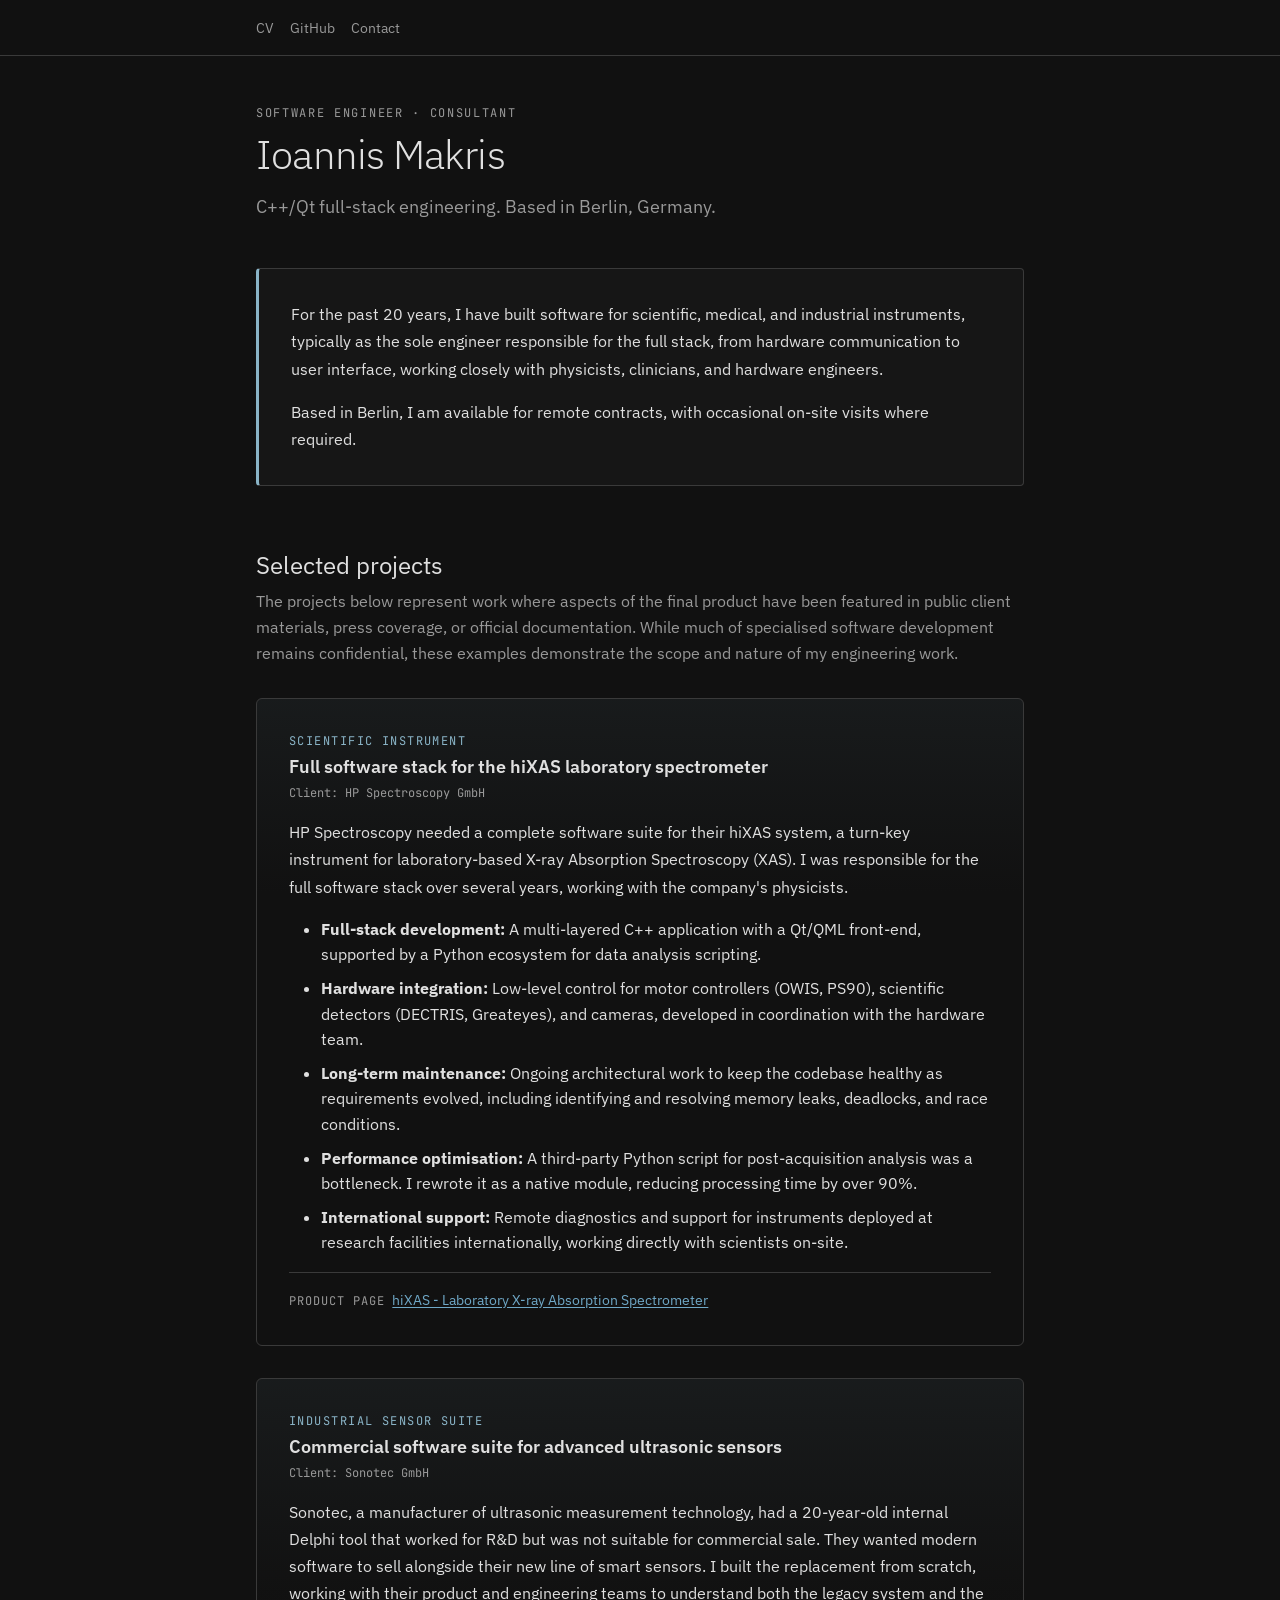
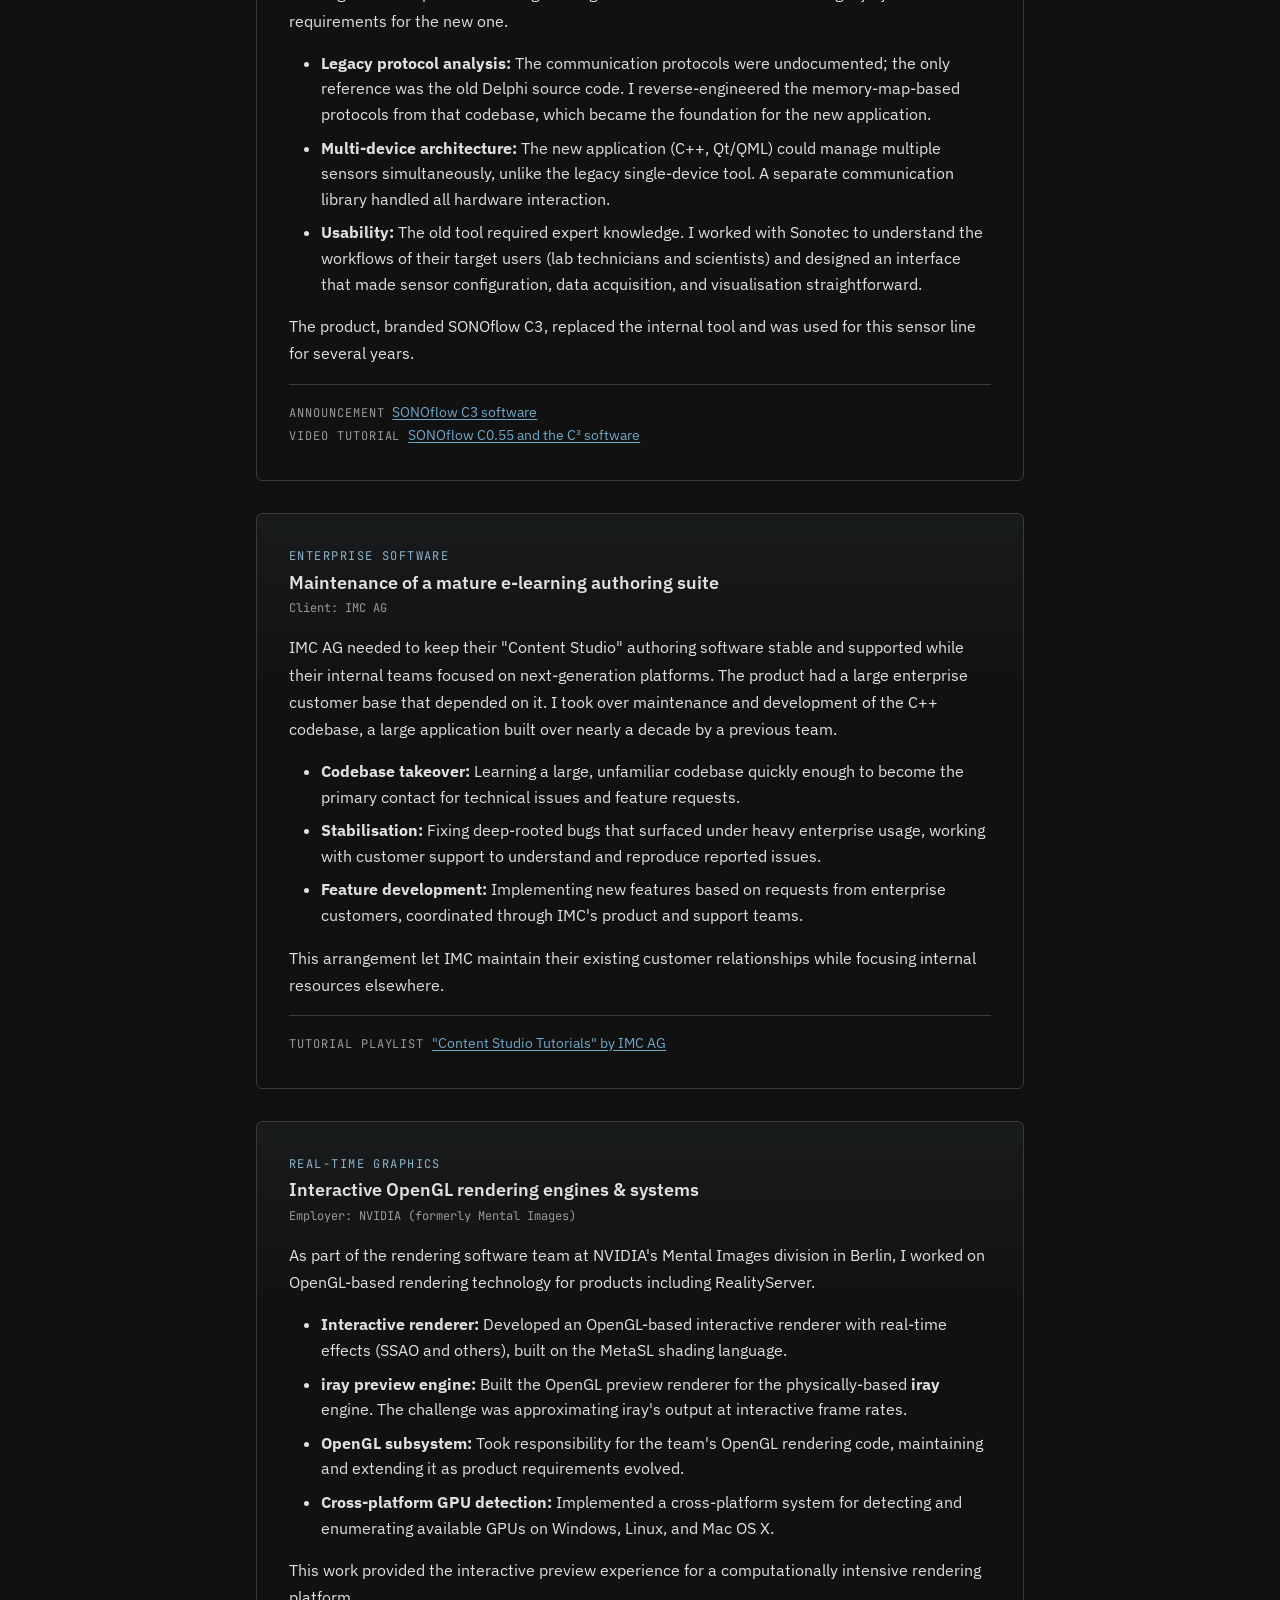
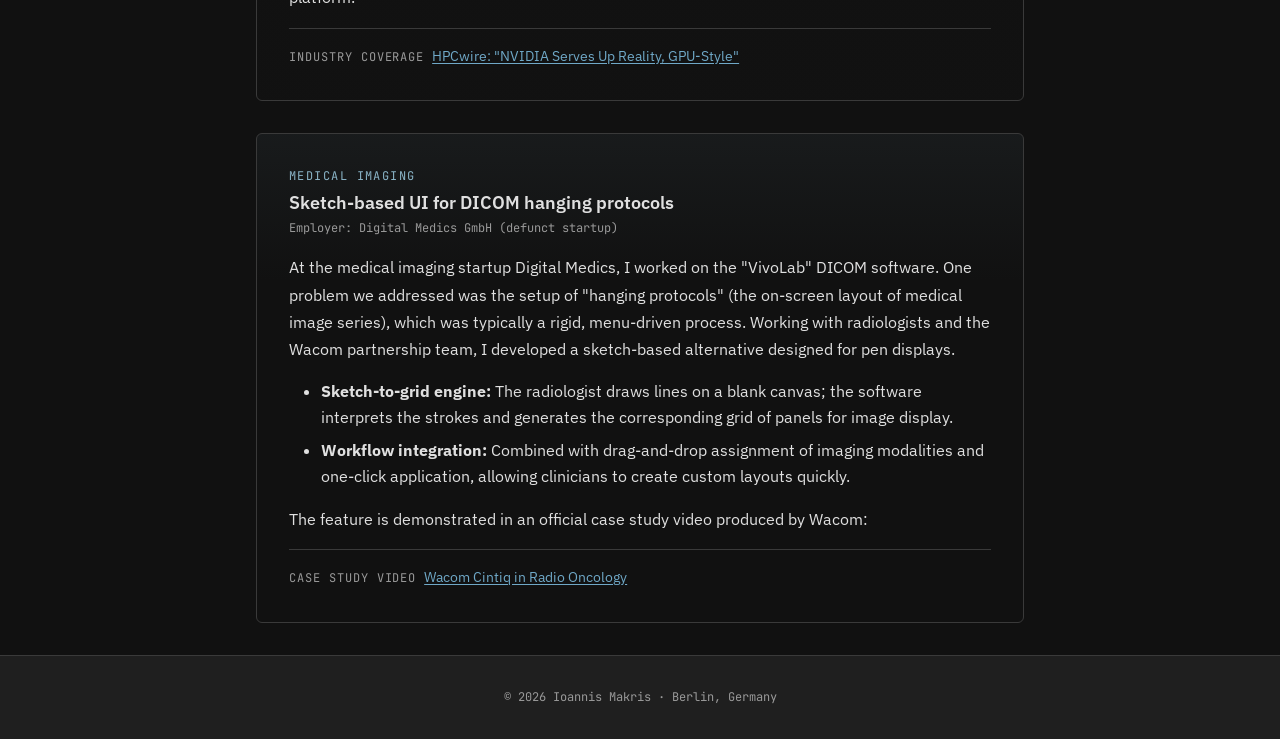
<file: index.html>
<!doctype html>
<html lang="en" data-theme="dark">
<head>
    <meta charset="utf-8">
    <meta name="viewport" content="width=device-width, initial-scale=1">
    <meta name="color-scheme" content="dark">
    <title>Ioannis Makris - Software Engineer &amp; Consultant</title>

    <meta name="description" content="Ioannis Makris, a C++/Qt software engineer and consultant based in Berlin, with 20 years of experience building full-stack applications for scientific, medical, and industrial instruments.">
    <meta property="og:title" content="Ioannis Makris - Software Engineer &amp; Consultant">
    <meta property="og:description" content="Specializing in full-stack C++/Qt applications for scientific, medical, and industrial hardware.">
    <meta property="og:type" content="website">
    <meta property="og:site_name" content="Ioannis Makris">

    <link rel="icon" type="image/svg+xml" href="data:image/svg+xml,%3Csvg xmlns='http://www.w3.org/2000/svg' viewBox='0 0 32 32'%3E%3Crect width='32' height='32' rx='4' fill='%23111' stroke='%233a3a3a' stroke-width='1.5' /%3E%3Ctext x='50%25' y='62%25' font-size='14' text-anchor='middle' fill='%236fa8c7' font-family='IBM Plex Sans, system-ui, sans-serif' font-weight='600'%3EIM%3C/text%3E%3C/svg%3E">

    <link rel="preconnect" href="https://fonts.googleapis.com">
    <link rel="preconnect" href="https://fonts.gstatic.com" crossorigin>
    <link rel="stylesheet" href="https://fonts.googleapis.com/css2?family=IBM+Plex+Sans:wght@300;400;600&family=JetBrains+Mono:wght@400&display=swap">
    <link rel="stylesheet" href="styles.css">
</head>
<body>
    <a href="#main-content" class="skip-nav">Skip to content</a>

    <header class="site-header">
        <div class="header-inner">
            <nav class="site-nav" aria-label="Main navigation">
                <a href="Makris_CV_EN_2025.pdf" target="_blank" rel="noopener noreferrer">CV</a>
                <a href="https://github.com/imakris" target="_blank" rel="noopener noreferrer">GitHub</a>
                <a href="contact/index.html">Contact</a>
            </nav>
        </div>
    </header>

    <main id="main-content">
        <header class="page-header">
            <p class="page-kicker">SOFTWARE ENGINEER &middot; CONSULTANT</p>
            <h1 class="page-title">Ioannis Makris</h1>
            <p class="page-tagline">
                C++/Qt full-stack engineering. Based in Berlin, Germany.
            </p>
        </header>

        <section class="intro-card" aria-label="About">
            <p>
                For the past 20&nbsp;years, I have built software for scientific, medical, and industrial instruments, typically as the sole engineer responsible for the full stack, from hardware communication to user interface, working closely with physicists, clinicians, and hardware engineers.
            </p>
            <p>
                Based in Berlin, I am available for remote contracts, with occasional on-site visits where required.
            </p>
        </section>

        <section aria-labelledby="portfolio-title">
            <h2 id="portfolio-title" class="section-title">Selected projects</h2>
            <p class="section-tagline">
                The projects below represent work where aspects of the final product have been featured in public client materials, press coverage, or official documentation. While much of specialised software development remains confidential, these examples demonstrate the scope and nature of my engineering work.
            </p>

            <div class="projects">

                <article class="project-card" aria-labelledby="p1-title">
                    <p class="project-kicker">SCIENTIFIC INSTRUMENT</p>
                    <h3 id="p1-title">Full software stack for the hiXAS laboratory spectrometer</h3>
                    <p class="project-meta">Client: HP Spectroscopy GmbH</p>
                    <p>
                        HP Spectroscopy needed a complete software suite for their hiXAS system, a turn-key instrument for laboratory-based X-ray Absorption Spectroscopy (XAS). I was responsible for the full software stack over several years, working with the company's physicists.
                    </p>
                    <ul>
                        <li><strong>Full-stack development:</strong> A multi-layered C++ application with a Qt/QML front-end, supported by a Python ecosystem for data analysis scripting.</li>
                        <li><strong>Hardware integration:</strong> Low-level control for motor controllers (OWIS, PS90), scientific detectors (DECTRIS, Greateyes), and cameras, developed in coordination with the hardware team.</li>
                        <li><strong>Long-term maintenance:</strong> Ongoing architectural work to keep the codebase healthy as requirements evolved, including identifying and resolving memory leaks, deadlocks, and race conditions.</li>
                        <li><strong>Performance optimisation:</strong> A third-party Python script for post-acquisition analysis was a bottleneck. I rewrote it as a native module, reducing processing time by over 90%.</li>
                        <li><strong>International support:</strong> Remote diagnostics and support for instruments deployed at research facilities internationally, working directly with scientists on-site.</li>
                    </ul>
                    <div class="project-links">
                        <p><span class="label">Product page</span> <a href="https://www.hp-spectroscopy.com/xas-exafs" target="_blank" rel="noopener noreferrer">hiXAS - Laboratory X-ray Absorption Spectrometer</a></p>
                    </div>
                </article>

                <article class="project-card" aria-labelledby="p2-title">
                    <p class="project-kicker">INDUSTRIAL SENSOR SUITE</p>
                    <h3 id="p2-title">Commercial software suite for advanced ultrasonic sensors</h3>
                    <p class="project-meta">Client: Sonotec GmbH</p>
                    <p>
                        Sonotec, a manufacturer of ultrasonic measurement technology, had a 20-year-old internal Delphi tool that worked for R&amp;D but was not suitable for commercial sale. They wanted modern software to sell alongside their new line of smart sensors. I built the replacement from scratch, working with their product and engineering teams to understand both the legacy system and the requirements for the new one.
                    </p>
                    <ul>
                        <li><strong>Legacy protocol analysis:</strong> The communication protocols were undocumented; the only reference was the old Delphi source code. I reverse-engineered the memory-map-based protocols from that codebase, which became the foundation for the new application.</li>
                        <li><strong>Multi-device architecture:</strong> The new application (C++, Qt/QML) could manage multiple sensors simultaneously, unlike the legacy single-device tool. A separate communication library handled all hardware interaction.</li>
                        <li><strong>Usability:</strong> The old tool required expert knowledge. I worked with Sonotec to understand the workflows of their target users (lab technicians and scientists) and designed an interface that made sensor configuration, data acquisition, and visualisation straightforward.</li>
                    </ul>
                    <p>The product, branded SONOflow C3, replaced the internal tool and was used for this sensor line for several years.</p>
                    <div class="project-links">
                        <p><span class="label">Announcement</span> <a href="https://www.sonotec.de/aktuelles/news/nicht-invasive-sonoflow-flow-sensoren-und-sonoflow-c3-software-das-anwenderfreundliche-smart-sensor-paket-zur-applikation-in-labor-40-fe-und-single-use-produktionsumgebungen/" target="_blank" rel="noopener noreferrer">SONOflow C3 software</a></p>
                        <p><span class="label">Video tutorial</span> <a href="https://www.youtube.com/watch?v=CIR7O5w5Bjc" target="_blank" rel="noopener noreferrer">SONOflow C0.55 and the C&sup3;&nbsp;software</a></p>
                    </div>
                </article>

                <article class="project-card" aria-labelledby="p3-title">
                    <p class="project-kicker">ENTERPRISE SOFTWARE</p>
                    <h3 id="p3-title">Maintenance of a mature e-learning authoring suite</h3>
                    <p class="project-meta">Client: IMC AG</p>
                    <p>
                        IMC AG needed to keep their "Content Studio" authoring software stable and supported while their internal teams focused on next-generation platforms. The product had a large enterprise customer base that depended on it. I took over maintenance and development of the C++ codebase, a large application built over nearly a decade by a previous team.
                    </p>
                    <ul>
                        <li><strong>Codebase takeover:</strong> Learning a large, unfamiliar codebase quickly enough to become the primary contact for technical issues and feature requests.</li>
                        <li><strong>Stabilisation:</strong> Fixing deep-rooted bugs that surfaced under heavy enterprise usage, working with customer support to understand and reproduce reported issues.</li>
                        <li><strong>Feature development:</strong> Implementing new features based on requests from enterprise customers, coordinated through IMC's product and support teams.</li>
                    </ul>
                    <p>This arrangement let IMC maintain their existing customer relationships while focusing internal resources elsewhere.</p>
                    <div class="project-links">
                        <p><span class="label">Tutorial playlist</span> <a href="https://www.youtube.com/playlist?list=PL9Lm7IHzcJree12lHMa8neIL-gicZ2NYL" target="_blank" rel="noopener noreferrer">"Content Studio Tutorials" by IMC AG</a></p>
                    </div>
                </article>

                <article class="project-card" aria-labelledby="p4-title">
                    <p class="project-kicker">REAL-TIME GRAPHICS</p>
                    <h3 id="p4-title">Interactive OpenGL rendering engines &amp; systems</h3>
                    <p class="project-meta">Employer: NVIDIA (formerly Mental Images)</p>
                    <p>
                        As part of the rendering software team at NVIDIA's Mental Images division in Berlin, I worked on OpenGL-based rendering technology for products including RealityServer.
                    </p>
                    <ul>
                        <li><strong>Interactive renderer:</strong> Developed an OpenGL-based interactive renderer with real-time effects (SSAO and others), built on the MetaSL shading language.</li>
                        <li><strong>iray preview engine:</strong> Built the OpenGL preview renderer for the physically-based <strong>iray</strong> engine. The challenge was approximating iray's output at interactive frame rates.</li>
                        <li><strong>OpenGL subsystem:</strong> Took responsibility for the team's OpenGL rendering code, maintaining and extending it as product requirements evolved.</li>
                        <li><strong>Cross-platform GPU detection:</strong> Implemented a cross-platform system for detecting and enumerating available GPUs on Windows, Linux, and Mac OS X.</li>
                    </ul>
                    <p>This work provided the interactive preview experience for a computationally intensive rendering platform.</p>
                    <div class="project-links">
                        <p><span class="label">Industry coverage</span> <a href="https://www.hpcwire.com/2010/07/26/nvidia_serves_up_reality_gpu-style/" target="_blank" rel="noopener noreferrer">HPCwire: "NVIDIA Serves Up Reality, GPU-Style"</a></p>
                    </div>
                </article>

                <article class="project-card" aria-labelledby="p5-title">
                    <p class="project-kicker">MEDICAL IMAGING</p>
                    <h3 id="p5-title">Sketch-based UI for DICOM hanging protocols</h3>
                    <p class="project-meta">Employer: Digital Medics GmbH (defunct startup)</p>
                    <p>
                        At the medical imaging startup Digital Medics, I worked on the "VivoLab" DICOM software. One problem we addressed was the setup of "hanging protocols" (the on-screen layout of medical image series), which was typically a rigid, menu-driven process. Working with radiologists and the Wacom partnership team, I developed a sketch-based alternative designed for pen displays.
                    </p>
                    <ul>
                        <li><strong>Sketch-to-grid engine:</strong> The radiologist draws lines on a blank canvas; the software interprets the strokes and generates the corresponding grid of panels for image display.</li>
                        <li><strong>Workflow integration:</strong> Combined with drag-and-drop assignment of imaging modalities and one-click application, allowing clinicians to create custom layouts quickly.</li>
                    </ul>
                    <p>The feature is demonstrated in an official case study video produced by Wacom:</p>
                    <div class="project-links">
                        <p><span class="label">Case study video</span> <a href="https://www.youtube.com/watch?v=cOIuM2rxR1k" target="_blank" rel="noopener noreferrer">Wacom Cintiq in Radio Oncology</a></p>
                    </div>
                </article>

            </div>
        </section>
    </main>

    <footer class="site-footer">
        <div class="footer-inner">
            <div class="footer-bottom">
                &copy; 2026 Ioannis Makris &middot; Berlin, Germany
            </div>
        </div>
    </footer>

</body>
</html>
</file>
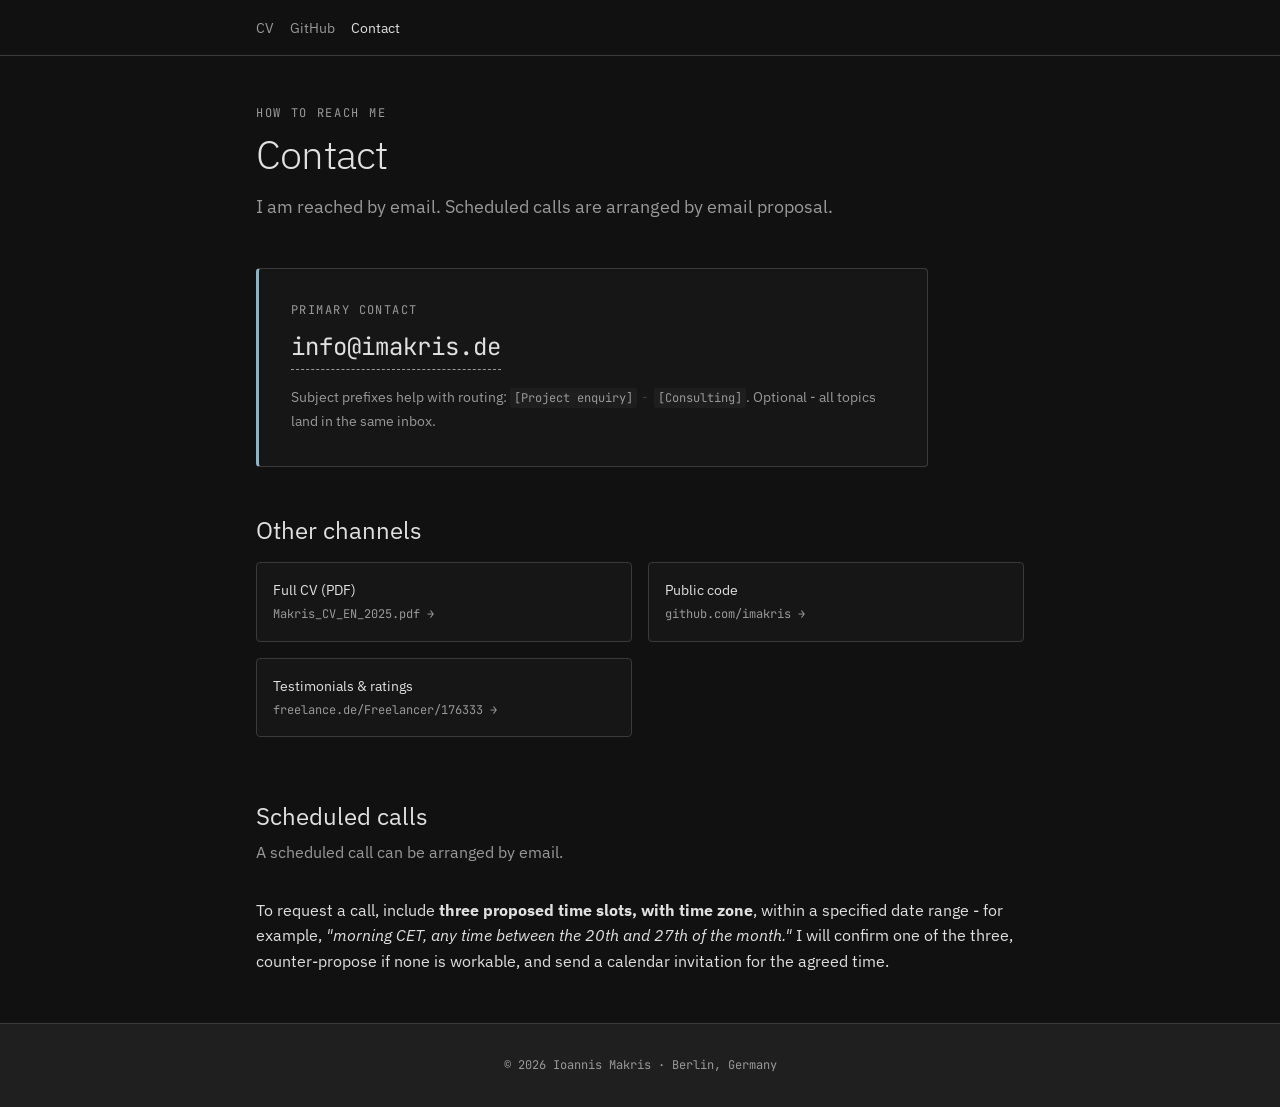
<file: contact/index.html>
<!doctype html>
<html lang="en" data-theme="dark">
<head>
    <meta charset="utf-8">
    <meta name="viewport" content="width=device-width, initial-scale=1">
    <meta name="color-scheme" content="dark">
    <title>Contact - Ioannis Makris</title>

    <meta name="description" content="Contact Ioannis Makris by email for software engineering and consulting enquiries. Based in Berlin, Germany; available for remote contracts.">
    <meta property="og:title" content="Contact - Ioannis Makris">
    <meta property="og:description" content="Contact Ioannis Makris by email for software engineering and consulting enquiries.">
    <meta property="og:type" content="website">
    <meta property="og:site_name" content="Ioannis Makris">

    <link rel="icon" type="image/svg+xml" href="data:image/svg+xml,%3Csvg xmlns='http://www.w3.org/2000/svg' viewBox='0 0 32 32'%3E%3Crect width='32' height='32' rx='4' fill='%23111' stroke='%233a3a3a' stroke-width='1.5' /%3E%3Ctext x='50%25' y='62%25' font-size='14' text-anchor='middle' fill='%236fa8c7' font-family='IBM Plex Sans, system-ui, sans-serif' font-weight='600'%3EIM%3C/text%3E%3C/svg%3E">

    <link rel="preconnect" href="https://fonts.googleapis.com">
    <link rel="preconnect" href="https://fonts.gstatic.com" crossorigin>
    <link rel="stylesheet" href="https://fonts.googleapis.com/css2?family=IBM+Plex+Sans:wght@300;400;600&family=JetBrains+Mono:wght@400&display=swap">
    <link rel="stylesheet" href="../styles.css">
</head>
<body>
    <a href="#main-content" class="skip-nav">Skip to content</a>

    <header class="site-header">
        <div class="header-inner">
            <nav class="site-nav" aria-label="Main navigation">
                <a href="../Makris_CV_EN_2025.pdf" target="_blank" rel="noopener noreferrer">CV</a>
                <a href="https://github.com/imakris" target="_blank" rel="noopener noreferrer">GitHub</a>
                <a href="index.html" aria-current="page">Contact</a>
            </nav>
        </div>
    </header>

    <main id="main-content">
        <header class="page-header">
            <p class="page-kicker">HOW TO REACH ME</p>
            <h1 class="page-title">Contact</h1>
            <p class="page-tagline">
                I am reached by email. Scheduled calls are arranged by email proposal.
            </p>
        </header>

        <section class="email-card" aria-label="Primary contact">
            <p class="email-label">Primary contact</p>
            <a href="mailto:info@imakris.de" class="email-address">info@imakris.de</a>
            <p class="email-hint">
                Subject prefixes help with routing:
                <code>[Project enquiry]</code>
                <span class="sep">-</span>
                <code>[Consulting]</code>.
                Optional - all topics land in the same inbox.
            </p>
        </section>

        <section class="routes" aria-labelledby="routes-title">
            <h2 id="routes-title">Other channels</h2>
            <div class="routes-grid">
                <a href="../Makris_CV_EN_2025.pdf" class="route-card" target="_blank" rel="noopener noreferrer">
                    <p class="route-label">Full CV (PDF)</p>
                    <p class="route-target">Makris_CV_EN_2025.pdf &rarr;</p>
                </a>
                <a href="https://github.com/imakris" class="route-card" target="_blank" rel="noopener noreferrer">
                    <p class="route-label">Public code</p>
                    <p class="route-target">github.com/imakris &rarr;</p>
                </a>
                <a href="https://www.freelance.de/Freelancer/176333" class="route-card" target="_blank" rel="noopener noreferrer">
                    <p class="route-label">Testimonials &amp; ratings</p>
                    <p class="route-target">freelance.de/Freelancer/176333 &rarr;</p>
                </a>
            </div>
        </section>

        <section class="scheduled" aria-labelledby="scheduled-title">
            <h2 id="scheduled-title" class="section-title">Scheduled calls</h2>
            <p class="section-tagline">A scheduled call can be arranged by email.</p>
            <p>
                To request a call, include <strong>three proposed time slots, with time zone</strong>, within a specified date range - for example, <em>"morning CET, any time between the 20th and 27th of the month."</em> I will confirm one of the three, counter-propose if none is workable, and send a calendar invitation for the agreed time.
            </p>
        </section>
    </main>

    <footer class="site-footer">
        <div class="footer-inner">
            <div class="footer-bottom">
                &copy; 2026 Ioannis Makris &middot; Berlin, Germany
            </div>
        </div>
    </footer>

</body>
</html>
</file>
<file: styles.css>
/* ==========================================================
   Design tokens - mirrored from the Varinomics website
   ========================================================== */
:root {
    --color-bg: #111;
    --color-bg-alt: #1f1f1f;
    --color-text: #e0e0e0;
    --color-text-muted: #999;
    --color-border: #3a3a3a;
    --color-link: #6fa8c7;
    --color-link-hover: #8ec4df;
    --color-accent: #8ab4c7;

    --font-body: 'IBM Plex Sans', system-ui, -apple-system, sans-serif;
    --font-mono: 'JetBrains Mono', ui-monospace, 'Cascadia Code', monospace;

    --size-xs: 0.75rem;
    --size-sm: 0.875rem;
    --size-base: 1rem;
    --size-lg: 1.125rem;
    --size-xl: 1.5rem;
    --size-2xl: 2rem;

    --space-xs: 0.25rem;
    --space-sm: 0.5rem;
    --space-md: 1rem;
    --space-lg: 2rem;
    --space-xl: 3rem;
    --space-2xl: 4rem;

    --max-width: 50rem;
    --header-height: 3.5rem;
}

/* Reset */
*, *::before, *::after {
    box-sizing: border-box;
    margin: 0;
    padding: 0;
}

html, body { height: 100%; }
html { -webkit-text-size-adjust: 100%; tab-size: 4; }

body {
    font-family: var(--font-body);
    font-size: var(--size-base);
    color: var(--color-text);
    background: rgba(17, 17, 17, 0.85);
    background-color: var(--color-bg);
    line-height: 1.6;
    -webkit-font-smoothing: antialiased;
    display: flex;
    flex-direction: column;
    min-height: 100vh;
    overflow-x: hidden;
}

img { display: block; max-width: 100%; }

a {
    color: var(--color-link);
    text-decoration: underline;
    text-underline-offset: 0.15em;
}

a:hover { color: var(--color-link-hover); }

:focus-visible {
    outline: 2px solid var(--color-link);
    outline-offset: 2px;
}

h1, h2, h3, h4 {
    line-height: 1.3;
    color: var(--color-text);
    margin-top: var(--space-lg);
    margin-bottom: var(--space-sm);
}

h1 { font-size: var(--size-2xl); margin-top: 0; }
h2 { font-size: var(--size-xl); }
h3 { font-size: var(--size-lg); }

p { margin-bottom: var(--space-md); }

ul, ol { padding-left: var(--space-lg); margin-bottom: var(--space-md); }
li { margin-bottom: var(--space-xs); }

code {
    font-family: var(--font-mono);
    font-size: var(--size-sm);
    background: #1e1e1e;
    padding: 0.15em 0.35em;
    border-radius: 3px;
}

/* Skip link */
.skip-nav {
    position: absolute;
    left: -9999px;
    top: auto;
    width: 1px;
    height: 1px;
    overflow: hidden;
    z-index: 100;
    padding: var(--space-sm) var(--space-md);
    background: var(--color-bg);
    color: var(--color-link);
    text-decoration: none;
    font-size: var(--size-sm);
    border: 2px solid var(--color-link);
}

.skip-nav:focus {
    position: fixed;
    left: var(--space-md);
    top: var(--space-md);
    width: auto;
    height: auto;
}

/* ==========================================================
   Site header / nav
   ========================================================== */
.site-header {
    border-bottom: 1px solid var(--color-border);
    background: var(--color-bg);
    position: sticky;
    top: 0;
    z-index: 10;
    min-height: var(--header-height);
}

.header-inner {
    max-width: var(--max-width);
    margin: 0 auto;
    padding: 0 var(--space-md);
    min-height: var(--header-height);
    display: flex;
    align-items: center;
    gap: var(--space-lg);
}

.site-nav {
    display: flex;
    flex-wrap: wrap;
    gap: var(--space-md);
}

.site-nav a {
    font-size: var(--size-sm);
    text-decoration: none;
    color: var(--color-text-muted);
}

.site-nav a:hover { color: var(--color-text); }

.site-nav a[aria-current="page"] {
    color: var(--color-text);
}

/* ==========================================================
   Main column
   ========================================================== */
main {
    flex: 1;
    width: 100%;
    max-width: var(--max-width);
    margin: 0 auto;
    padding: var(--space-lg) var(--space-md);
}

/* PageHeader */
.page-header {
    margin-bottom: var(--space-xl);
    padding-top: var(--space-md);
}

.page-kicker {
    font-family: var(--font-mono);
    font-size: var(--size-xs);
    color: var(--color-text-muted);
    letter-spacing: 0.14em;
    text-transform: uppercase;
    margin: 0 0 var(--space-sm);
}

.page-title {
    font-size: clamp(1.75rem, 3.5vw, 2.5rem);
    font-weight: 300;
    letter-spacing: -0.02em;
    line-height: 1.15;
    margin: 0 0 var(--space-md);
}

.page-tagline {
    font-size: var(--size-lg);
    color: var(--color-text-muted);
    max-width: 40rem;
    margin: 0;
    line-height: 1.5;
}

/* Intro / about block */
.intro-card {
    border: 1px solid var(--color-border);
    border-left: 3px solid var(--color-accent);
    border-radius: 4px;
    padding: var(--space-lg);
    margin-bottom: var(--space-xl);
    background: rgba(255, 255, 255, 0.02);
    max-width: 48rem;
}

.intro-card p { margin-bottom: var(--space-md); line-height: 1.7; }
.intro-card p:last-child { margin-bottom: 0; }

/* Section headers inside main */
.section-title {
    font-size: var(--size-xl);
    font-weight: 400;
    margin: var(--space-2xl) 0 var(--space-sm);
}

.section-tagline {
    color: var(--color-text-muted);
    max-width: 48rem;
    margin: 0 0 var(--space-lg);
    line-height: 1.6;
}

/* ==========================================================
   Project cards
   ========================================================== */
.projects {
    display: grid;
    grid-template-columns: 1fr;
    gap: var(--space-lg);
}

.project-card {
    border: 1px solid var(--color-border);
    border-radius: 6px;
    background: linear-gradient(
        180deg,
        color-mix(in srgb, var(--color-accent) 6%, rgba(17, 17, 17, 0.9)) 0%,
        rgba(17, 17, 17, 0.9) 30%
    );
    padding: var(--space-lg);
    transition: border-color 0.2s, box-shadow 0.2s;
}

.project-card:hover {
    border-color: var(--color-accent);
    box-shadow: 0 0 20px color-mix(in srgb, var(--color-accent) 8%, transparent);
}

.project-kicker {
    font-family: var(--font-mono);
    font-size: var(--size-xs);
    color: var(--color-accent);
    letter-spacing: 0.12em;
    text-transform: uppercase;
    margin: 0 0 var(--space-xs);
}

.project-card h3 {
    font-size: var(--size-lg);
    font-weight: 600;
    margin: 0 0 var(--space-xs);
}

.project-meta {
    font-family: var(--font-mono);
    font-size: var(--size-xs);
    color: var(--color-text-muted);
    margin: 0 0 var(--space-md);
}

.project-card p { line-height: 1.7; }

.project-card ul {
    padding-left: var(--space-lg);
    margin: var(--space-md) 0;
}

.project-card li {
    margin-bottom: var(--space-sm);
    line-height: 1.6;
}

.project-links {
    margin-top: var(--space-md);
    padding-top: var(--space-md);
    border-top: 1px solid var(--color-border);
}

.project-links p {
    margin: 0;
    font-size: var(--size-sm);
    color: var(--color-text-muted);
    line-height: 1.7;
}

.project-links .label {
    font-family: var(--font-mono);
    font-size: var(--size-xs);
    letter-spacing: 0.08em;
    text-transform: uppercase;
    color: var(--color-text-muted);
    margin-right: 0.4em;
}

/* ==========================================================
   Contact page
   ========================================================== */
.email-card {
    border: 1px solid var(--color-border);
    border-left: 3px solid var(--color-accent);
    border-radius: 4px;
    padding: var(--space-lg);
    margin-bottom: var(--space-xl);
    background: rgba(255, 255, 255, 0.02);
    max-width: 42rem;
}

.email-label {
    font-family: var(--font-mono);
    font-size: var(--size-xs);
    color: var(--color-text-muted);
    letter-spacing: 0.12em;
    text-transform: uppercase;
    margin: 0 0 var(--space-sm);
}

.email-address {
    display: inline-block;
    font-family: var(--font-mono);
    font-size: var(--size-xl);
    color: var(--color-text);
    text-decoration: none;
    border-bottom: 1px dashed var(--color-text-muted);
    padding-bottom: 0.1em;
    transition: color 0.2s, border-color 0.2s;
}

.email-address:hover {
    color: var(--color-link-hover);
    border-bottom-color: var(--color-link-hover);
}

.email-hint {
    font-size: var(--size-sm);
    color: var(--color-text-muted);
    margin: var(--space-md) 0 0;
    line-height: 1.7;
}

.email-hint code {
    font-size: var(--size-xs);
    white-space: nowrap;
}

.email-hint .sep {
    color: var(--color-border);
    margin: 0 0.15em;
}

.routes {
    margin-bottom: var(--space-xl);
}

.routes h2 {
    font-size: var(--size-xl);
    font-weight: 400;
    margin: 0 0 var(--space-md);
}

.routes-grid {
    display: grid;
    grid-template-columns: repeat(2, 1fr);
    gap: var(--space-md);
}

.route-card {
    display: block;
    border: 1px solid var(--color-border);
    border-radius: 4px;
    padding: var(--space-md);
    text-decoration: none;
    color: var(--color-text);
    background: rgba(255, 255, 255, 0.02);
    transition: border-color 0.2s, background-color 0.2s;
}

.route-card:hover {
    border-color: var(--color-accent);
    background: rgba(138, 180, 199, 0.05);
    color: var(--color-text);
}

.route-label {
    font-size: var(--size-sm);
    margin: 0 0 var(--space-xs);
}

.route-target {
    font-family: var(--font-mono);
    font-size: var(--size-xs);
    color: var(--color-text-muted);
    margin: 0;
    word-break: break-all;
}

/* ==========================================================
   Site footer
   ========================================================== */
.site-footer {
    border-top: 1px solid var(--color-border);
    background: var(--color-bg-alt);
    margin-top: auto;
    padding: var(--space-lg) var(--space-md);
}

.footer-inner {
    max-width: var(--max-width);
    margin: 0 auto;
}

.footer-bottom {
    font-family: var(--font-mono);
    font-size: var(--size-xs);
    color: var(--color-text-muted);
    text-align: center;
}

/* ==========================================================
   Responsive
   ========================================================== */
@media (max-width: 640px) {
    .site-nav {
        gap: var(--space-sm);
    }

    .routes-grid {
        grid-template-columns: 1fr;
    }
}
</file>
